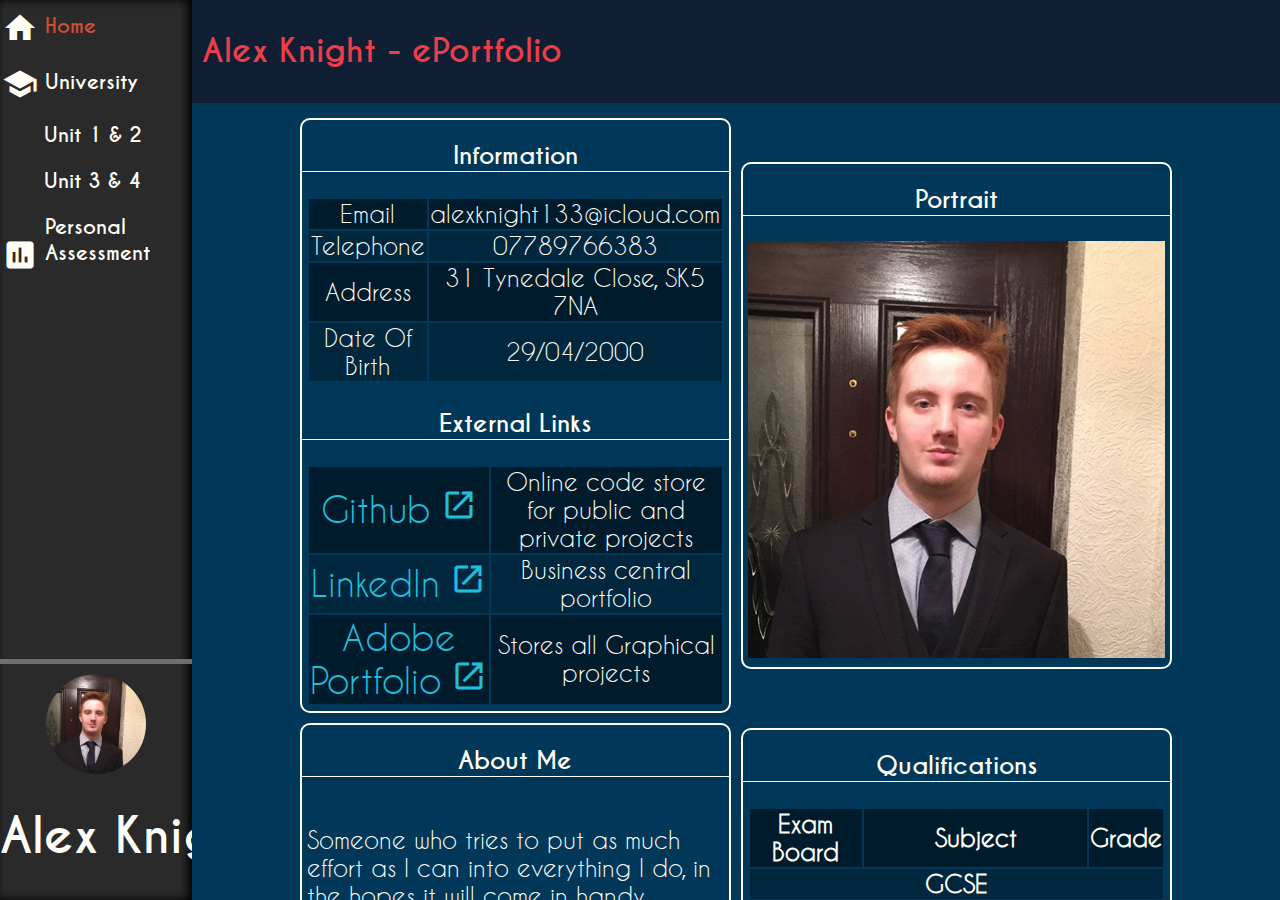
<file: index.html>
<!DOCTYPE html>
<html lang="en">

    <head>
        <meta charset="UTF-8">
        <!--
            An idea outlined and demonstrated in [1], using the following meta tag will force* the browser to set the 'width'
            to whatever 'device-width' is or the screen resolution. It will also set the zoom/'initial-scale; to 100%.

            -1- CHRIS COYIER (17/3/2018), 'Responsive Meta Tag' [online] Accessed 31/10/2018 <https://css-tricks.com/snippets/html/responsive-meta-tag/> ---
        -->
        <meta name="viewport" content="width=device-width, initial-scale=1">
        <link rel="stylesheet" type="text/css" href="css/global.css">
        <title>ePortfolio - Alex Knight</title>
    </head>

    <body>
        <nav> <!-- Navigation  -->
            <ul> <!-- Main Unordered List START-->
                <li> <!-- Home Page -->
                    <a href="#" class="nav-active" >
                        <i class="material-icons nav-icon" aria-hidden="true">home</i>
                        <span>Home</span>
                    </a>
                </li>

                <li>
                    <a href="#" class="nav-dropdown">
                        <i class="material-icons nav-icon" aria-hidden="true">school</i>
                        <span>University</span>
                    </a>
                    <ul>
                        <li class="nav-dropdown-item">
                            <a href="unit1-2.html">
                                <span>Unit 1 & 2</span>
                            </a>
                        </li>
                        <li class="nav-dropdown-item">
                            <a href="unit3-4.html">
                                <span>Unit 3 & 4</span>
                            </a>
                        </li>
                    </ul> <!-- Education Page Dropdown -->
                </li>

                <li> <!-- Personal Development -->
                    <a href="personalAssessment.html">
                        <i class="material-icons nav-icon" aria-hidden="true">assessment</i>
                        <span>Personal<br/>Assessment</span>
                    </a>
                </li>
            </ul> <!-- Main Unordered List -->

            <div class="nav-header" aria-hidden="true">
                <img src="resources/images/me.JPG" width="100" height="100" />
                <h1>Alex Knight</h1>
            </div>
        </nav>

        <div id="mainPage">
            <header>
                <h1>Alex Knight - ePortfolio</h1>
            </header>
            <main>
                <article>
                    <h2>Information</h2>
                    <section> <!-- Contains the table0 -->
                        <table>
                            <tr>
                                <td>Email</td>
                                <td>alexknight133@icloud.com</td>
                            </tr>
                            <tr>
                                <td>Telephone</td>
                                <td>07789766383</td>
                            </tr>
                            <tr>
                                <td>Address</td>
                                <td>31 Tynedale Close, SK5 7NA</td>
                            </tr>
                            <tr>
                                <td>Date Of Birth</td>
                                <td>29/04/2000</td>
                            </tr>
                        </table>
                    </section>
                    <h2>External Links</h2>
                    <section>
                        <table>
                            <tr>
                                <td><a href="https://github.com/DemiKnight" target="_blank">Github</a></td>
                                <td>Online code store for public and private projects</td>
                            </tr>
                            <tr>
                                <td><a href="https://www.linkedin.com/in/alexknight2000/" target="_blank">LinkedIn</a></td>
                                <td>Business central portfolio</td>
                            </tr>
                            <tr>
                                <td><a href="http://krypticalknight.com/projects" target="_blank">Adobe Portfolio</a></td>
                                <td>Stores all Graphical projects</td>
                            </tr>
                        </table>
                    </section>
                </article>
                <article>
                    <h2>Portrait</h2>
                    <section>
                        <picture >
                            <!-- Picture for tablets and lower -->
                            <source media="(min-width: 750px)" srcset="resources/images/min/me.JPG" >
                            <!-- Picture for desktops -->
                            <img src="resources/images/me.JPG" alt="Picture of Alex James Knight">
                        </picture>
                    </section>
                </article>
                <article>
                    <h2>About Me</h2>
                    <section>
                        <p>
                            Someone who tries to put as much effort as I can into everything I do, in the hopes it will come in handy someday.
                            I continually try and develop myself and my understanding, to become a better version of myself.
                            I enjoy playing games, breaking games and then modding to fix those games.
                        </p>
                        <p>
                            I chose Computer Science because of how much interest I have in the subject, given my academic, professional and personal projects.
                            Additionally, my keenness to want to want to develop my skills and combine multiple areas of computing together to create something new.
                        </p>
                    </section>
                </article>
                <article>
                    <h2>Qualifications</h2>
                    <section>
                        <table>
                            <tr>
                                <th>Exam Board</th>
                                <th>Subject</th>
                                <th>Grade</th>
                            </tr>
                            <tr>
                                <th colspan="3">GCSE</th>
                            </tr>
                            <tr>
                                <td>AQA</td>
                                <td>English Language</td>
                                <td>C</td>
                            </tr>
                            <tr>
                                <td>AQA</td>
                                <td>English Literature</td>
                                <td>B</td>
                            </tr>
                            <tr>
                                <td>EdExcel</td>
                                <td>Science Core</td>
                                <td>B</td>
                            </tr>
                            <tr>
                                <td>EdExcel</td>
                                <td>Additional Science</td>
                                <td>A</td>
                            </tr>
                            <tr>
                                <td>EdExcel</td>
                                <td>Further Additional Science</td>
                                <td>D</td>
                            </tr>
                            <tr>
                                <td>EdExcel</td>
                                <td>Citizenship</td>
                                <td>C</td>
                            </tr>
                            <tr>
                                <td>EdExcel</td>
                                <td>Computer Science</td>
                                <td>B</td>
                            </tr>
                            <tr>
                                <td>EdExcel</td>
                                <td>Mathematics</td>
                                <td>B</td>
                            </tr>
                            <tr>
                                <td>AQA</td>
                                <td>Music</td>
                                <td>C</td>
                            </tr>
                            <tr>
                                <th colspan="3">A-Level</th>
                            </tr>
                            <tr>
                                <td>OCR</td>
                                <td>Graphics</td>
                                <td>B</td>
                            </tr>
                            <tr>
                                <td>OCR</td>
                                <td>Media Studies</td>
                                <td>B</td>
                            </tr>
                            <tr>
                                <td>OCR</td>
                                <td>Computer Science</td>
                                <td>D</td>
                            </tr>
                        </table>
                    </section>
                </article>
            </main>
            <footer>
                <h4>Site produced by Alex Knight</h4>
                <h4>Code Available on <a href="https://github.com/DemiKnight/ePortfolio" target="_blank">Github</a></h4>
                <h4>Assignment produced for <a href="https://www2.mmu.ac.uk/" target="_blank">Manchester Metropolitan University</a></h4>
            </footer>
        </div>
    </body>
</html>
</file>
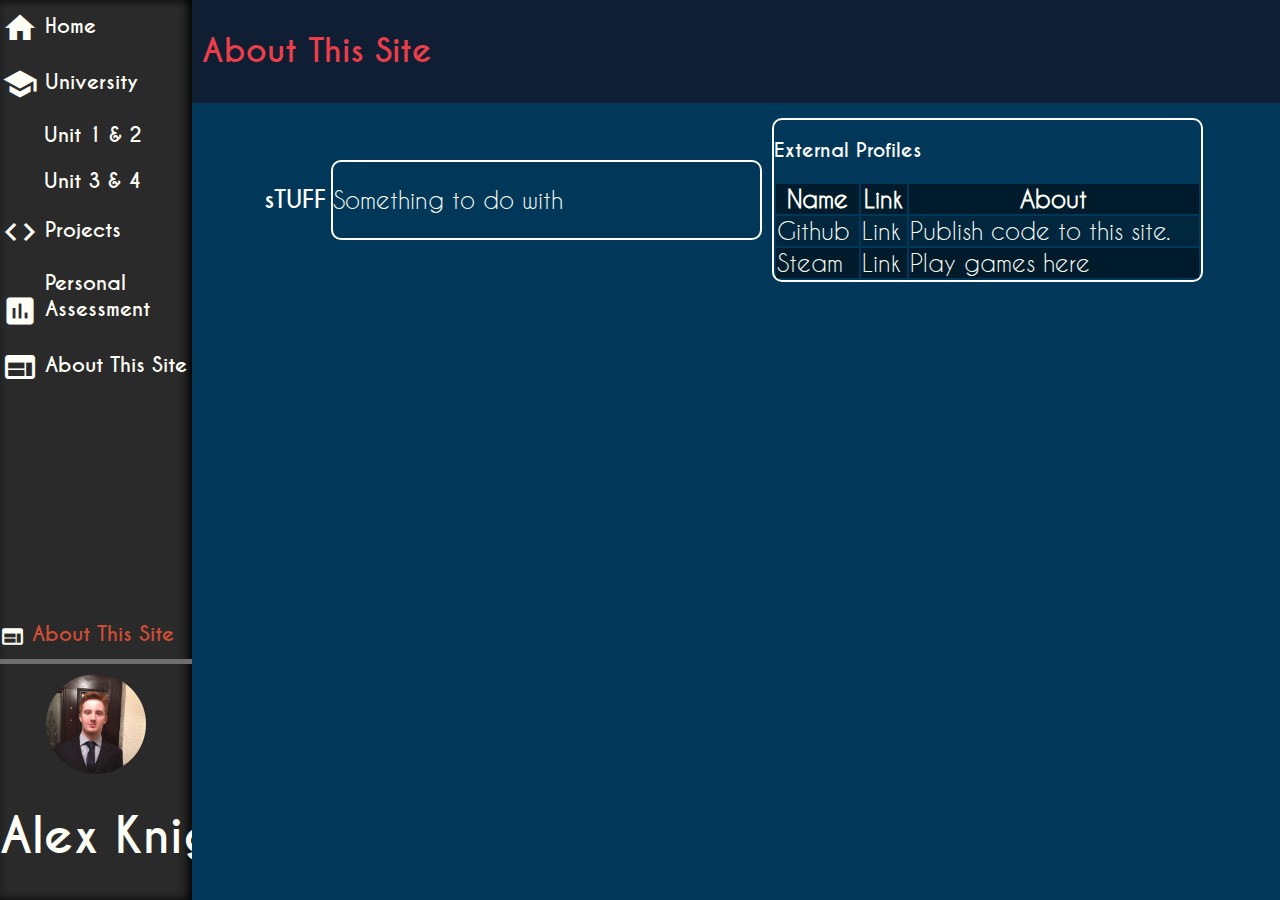
<file: about.html>
<!DOCTYPE html>
<html lang="en">
    <head>
        <meta charset="UTF-8">
        <link rel="stylesheet" type="text/css" href="css/global.css">
        <title>About this site</title>
    </head>
    <body>
        <nav> <!-- Navigation  -->
            <ul> <!-- Main Unordered List START-->
                <li> <!-- Home Page -->
                    <a href="index.html">
                        <i class="material-icons nav-icon">home</i>
                        <span>Home</span>
                    </a>
                </li>

            <li> <!-- Education Page -->
                <a href="#" class="nav-dropdown">
                    <i class="material-icons nav-icon">school</i>
                    <span>University</span>
                    <!--<i class="material-icons">keyboard_arrow_down</i>-->
                </a>
                <ul> <!-- Education Page Dropdown Start -->
                    <li class="nav-dropdown-item">
                        <a href="unit1-2.html">
                            <!--<i class="material-icons">play_arrow</i>-->
                            <span>Unit 1 & 2</span>
                        </a>
                    </li>
                    <li class="nav-dropdown-item">
                        <a href="unit3-4.html">
                            <!--<i class="material-icons">play_arrow</i>-->
                            <span>Unit 3 & 4</span>
                        </a>
                    </li>
                </ul> <!-- Education Page Dropdown -->
            </li>

            <li> <!-- Projects Page -->
                <a href="projects.html" class="nav-dropdown">
                    <i class="material-icons nav-icon">code</i>
                    <span>Projects</span>
                </a>
            </li>

            <li> <!-- Personal Development -->
                <a href="personalAssessment.html">
                    <i class="material-icons nav-icon">assessment</i>
                    <span>Personal<br/>Assessment</span>
                </a>
            </li>

            <li> <!-- About This Site Page -->
                <a href="about.html">
                    <i class="material-icons nav-icon">web</i>
                    <span>About This Site</span>
                </a>
            </li>
        </ul> <!-- Main Unordered List -->

                <li> <!-- About This Site Page -->
                    <a href="about.html" class="nav-active">
                        <i class="material-icons nav-icon">web</i>
                        <span>About This Site</span>
                    </a>
                </li>
            </ul> <!-- Main Unordered List -->
            <div class="nav-header">
                <img src="resources/images/me.JPG" width="100" height="100" />
                <h1>Alex Knight</h1>
            </div>
        </nav>
        <div id="mainPage">
            <header>
                <h1>About This Site</h1>
            </header>
            <main>
                <h2>sTUFF</h2>
                <article>
                    <p>Something to do with </p>
                </article>
                <article>
                    <h3>External Profiles</h3>
                    <table style="width: 100%;">
                        <tr>
                            <th>Name</th>
                            <th>Link</th>
                            <th>About</th>
                        </tr>
                        <tr>
                            <td>Github</td>
                            <td>Link</td>
                            <td>Publish code to this site.</td>
                        </tr>
                        <tr>
                            <td>Steam</td>
                            <td>Link</td>
                            <td>Play games here</td>
                        </tr>
                    </table>
                </article>
            </main>
        </div>
    </body>
</html>
</file>
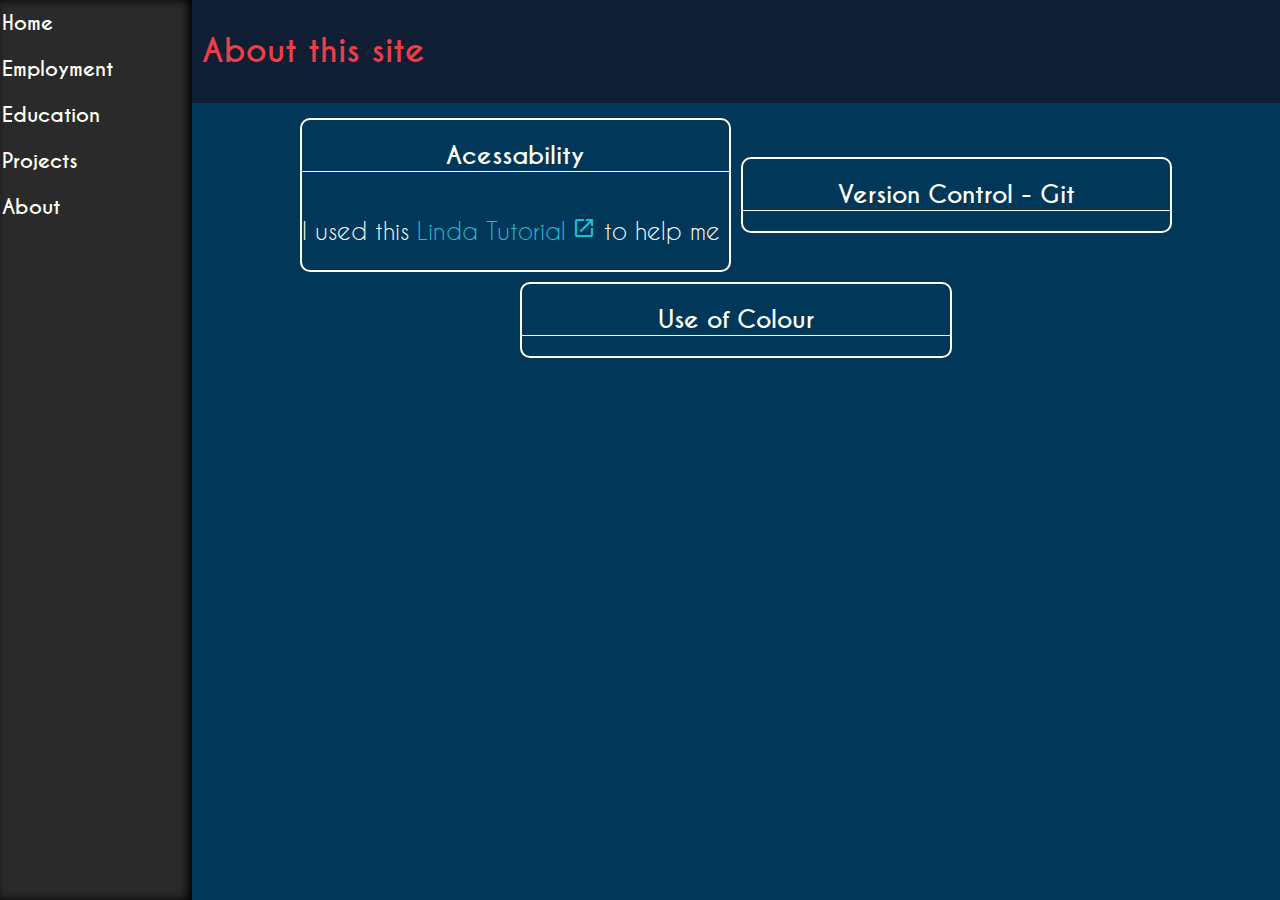
<file: aboutSite.html>
<!DOCTYPE html>
<html lang="en">
    <head>
        <meta charset="UTF-8">
        <link rel="stylesheet" type="text/css" href="css/global.css">
        <title>About this site</title>
    </head>
    <body>
        <nav>
            <ul>
                <li><a href="index.html">Home</a></li>
                <li><a href="employment.html">Employment</a></li>
                <li><a href="education.html">Education</a></li>
                <li><a href="projects.html">Projects</a></li>
                <li><a href="contact.html">About</a></li>
            </ul>
        </nav>
        <div id="mainPage">
            <header>
                <h1>About this site</h1>
            </header>
            <main>
                <article>
                    <h2>Acessability</h2>
                    <p>
                        I used this <a href="https://www.lynda.com/Web-Design-tutorials/What-you-should-know/606090/698847-4.html?org=mmu.ac.uk" target="_blank">Linda Tutorial</a>
                        to help me
                    </p>
                </article>
                <article>
                    <h2>Version Control - Git</h2>
                </article>
                <article>
                    <h2>Use of Colour</h2>
                </article>
            </main>
        </div>
    </body>
</html>
</file>
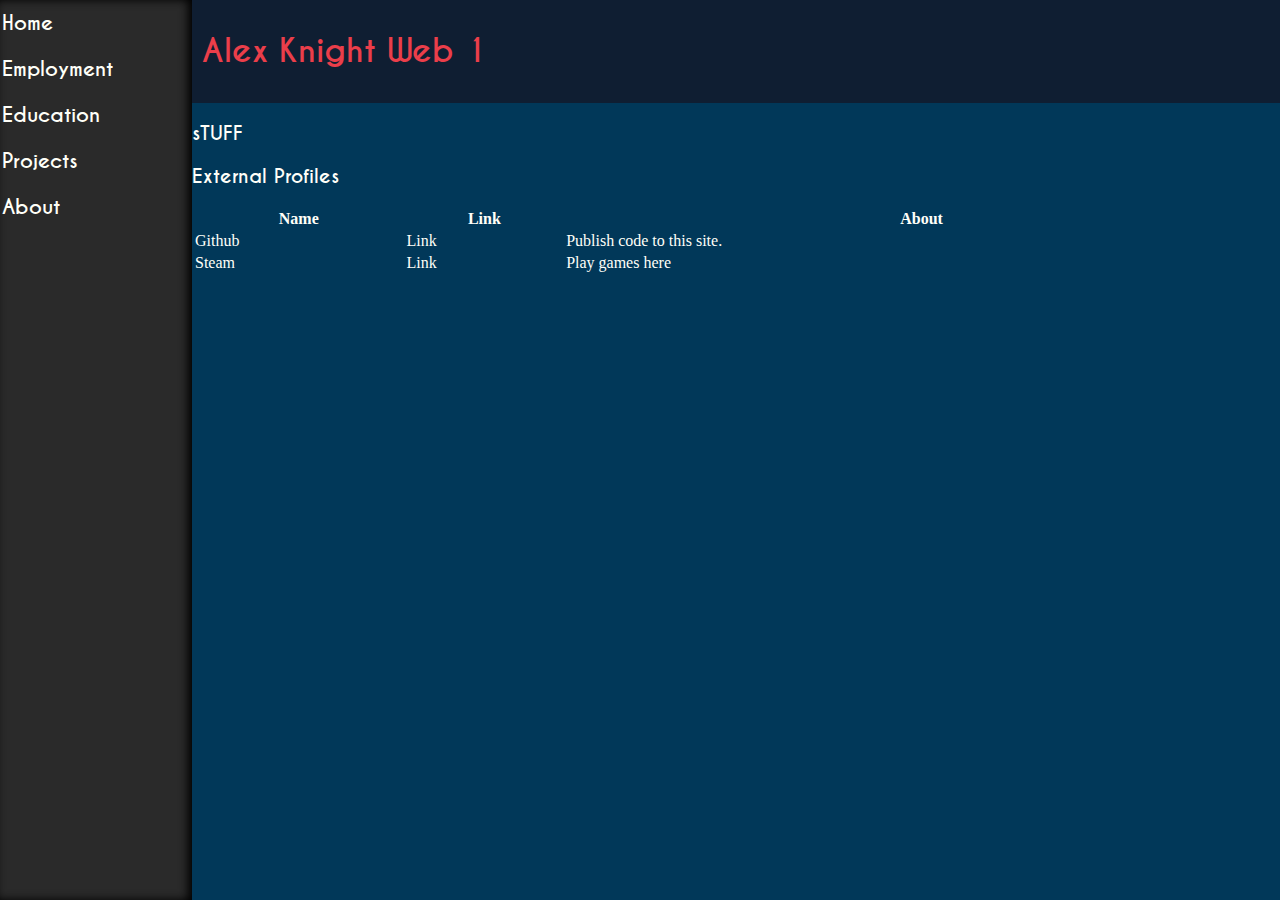
<file: contact.html>
<!DOCTYPE html>
<html lang="en">
    <head>
        <meta charset="UTF-8">
        <link rel="stylesheet" type="text/css" href="css/global.css">
        <title>Contact</title>
    </head>
    <body>
        <nav>
            <ul>
                <li><a href="index.html">Home</a></li>
                <li><a href="employment.html">Employment</a></li>
                <li><a href="education.html">Education</a></li>
                <li><a href="projects.html">Projects</a></li>
                <li><a href="contact.html">About</a></li>
            </ul>
        </nav>
        <div id="mainPage">
            <header>
                <h1>Alex Knight Web 1</h1>
            </header>
            <article>
                <section>
                    <h3>sTUFF</h3>
                </section>
                <section>
                    <h3>External Profiles</h3>
                    <table style="width: 100%;">
                        <tr>
                            <th>Name</th>
                            <th>Link</th>
                            <th>About</th>
                        </tr>
                        <tr>
                            <td>Github</td>
                            <td>Link</td>
                            <td>Publish code to this site.</td>
                        </tr>
                        <tr>
                            <td>Steam</td>
                            <td>Link</td>
                            <td>Play games here</td>
                        </tr>
                    </table>
                </section>
            </article>
        </div>
    </body>
</html>
</file>
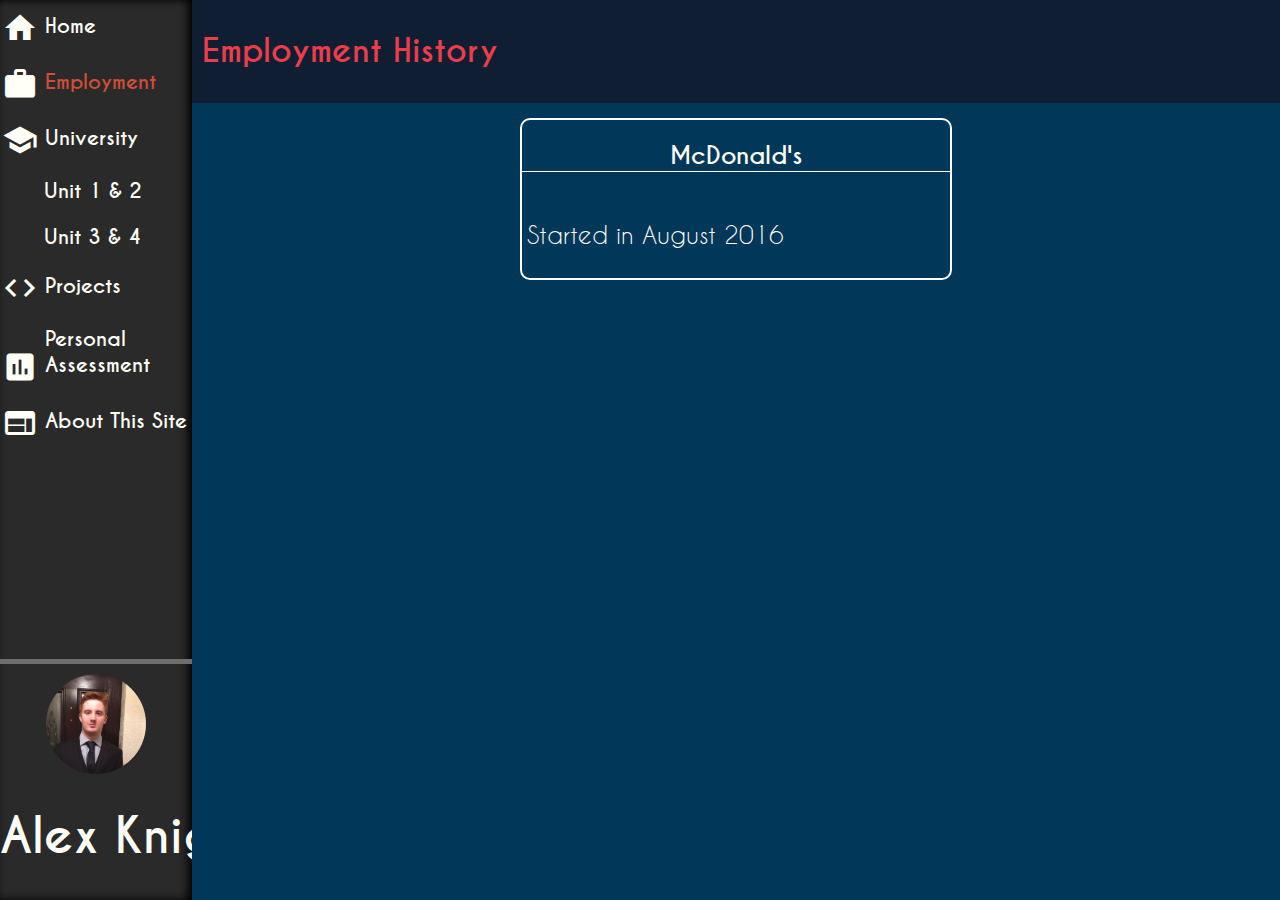
<file: employment.html>
<!DOCTYPE html>
<html lang="en">
    <head>
        <meta charset="UTF-8">
        <link type="text/css" rel="stylesheet" href="css/global.css">
        <title>Employment</title>
    </head>
    <body>
        <nav> <!-- Navigation  -->
            <ul> <!-- Main Unordered List START-->
                <li> <!-- Home Page -->
                    <a href="index.html">
                        <i class="material-icons nav-icon">home</i>
                        <span>Home</span>
                    </a>
                </li>

                <li> <!-- Employment Page-->
                    <a href="employment.html" class="nav-active">
                        <i class="material-icons nav-icon">work</i>
                        <span>Employment</span>
                    </a>
                </li>

                <li> <!-- Education Page -->
                    <a href="#" class="nav-dropdown">
                        <i class="material-icons nav-icon">school</i>
                        <span>University</span>
                        <!--<i class="material-icons">keyboard_arrow_down</i>-->
                    </a>
                    <ul> <!-- Education Page Dropdown Start -->
                        <li class="nav-dropdown-item">
                            <a href="unit1-2.html">
                                <span>Unit 1 & 2</span>
                            </a>
                        </li>
                        <li class="nav-dropdown-item">
                            <a href="unit3-4.html">
                                <span>Unit 3 & 4</span>
                            </a>
                        </li>
                    </ul> <!-- Education Page Dropdown -->
                </li>

                <li> <!-- Projects Page -->
                    <a href="projects.html" class="nav-dropdown">
                        <i class="material-icons nav-icon">code</i>
                        <span>Projects</span>
                    </a>
                </li>

                <li> <!-- Personal Development -->
                    <a href="personalAssessment.html">
                        <i class="material-icons nav-icon">assessment</i>
                        <span>Personal<br/>Assessment</span>
                    </a>
                </li>

                <li> <!-- About This Site Page -->
                    <a href="about.html">
                        <i class="material-icons nav-icon">web</i>
                        <span>About This Site</span>
                    </a>
                </li>
            </ul> <!-- Main Unordered List -->
            <div class="nav-header">
                <img src="resources/images/me.JPG" width="100" height="100" />
                <h1>Alex Knight</h1>
            </div>
        </nav>

        <div id="mainPage">
            <header>
                <h1>Employment History</h1>
            </header>
            <main>
                <article>
                    <h2>McDonald's</h2>
                    <section>
                        <p>Started in August 2016</p>
                    </section>
                </article>
            </main>
        </div>
    </body>
</html>
</file>
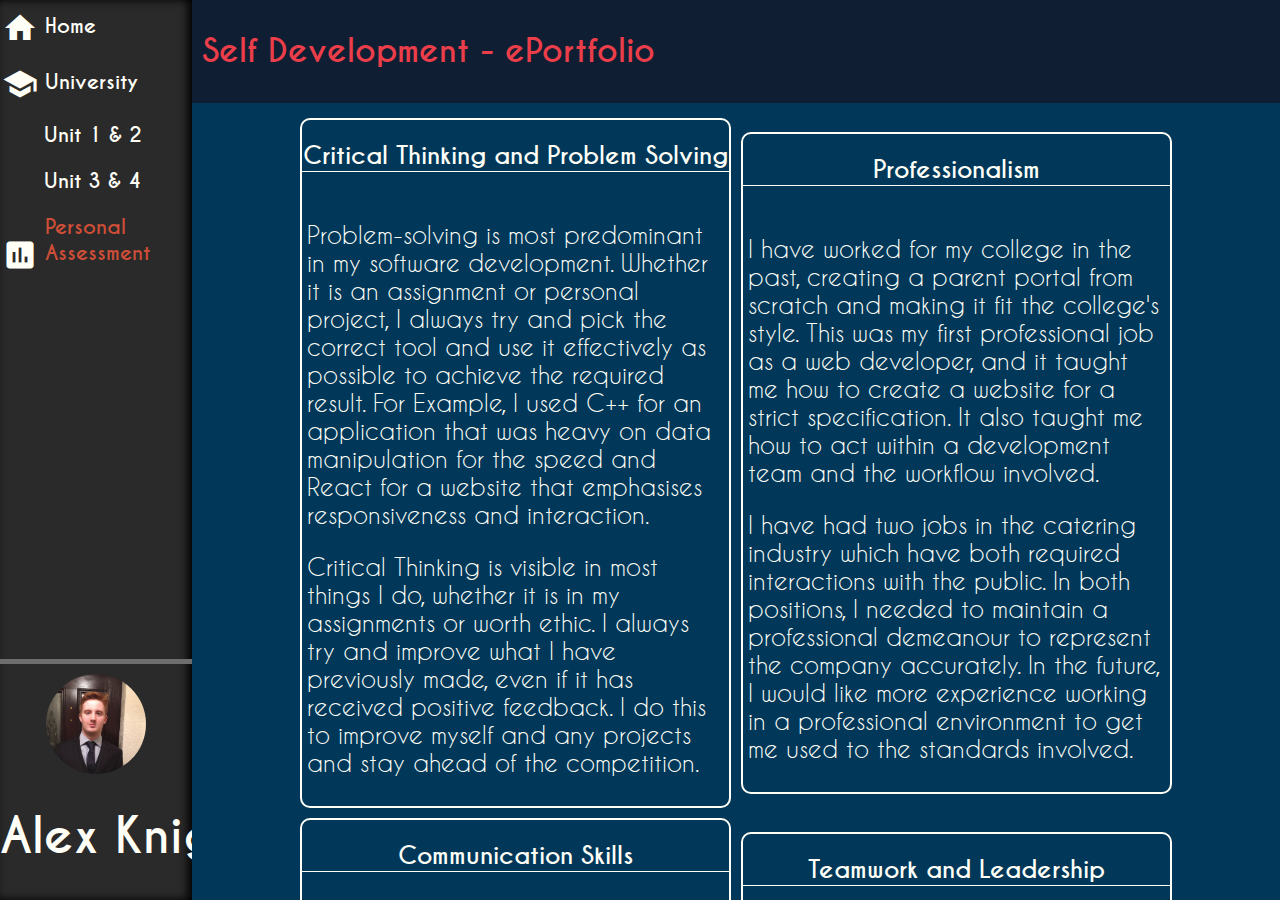
<file: personalAssessment.html>
<!DOCTYPE html>
<html lang="en">
    <head>
        <meta charset="UTF-8">
        <link rel="stylesheet" type="text/css" href="css/global.css">
        <title>Personal Assessment - Alex Knight</title>
    </head>
    <body>
        <nav> <!-- Navigation  -->
            <ul> <!-- Main Unordered List START-->
                <li> <!-- Home Page -->
                    <a href="index.html">
                        <i class="material-icons nav-icon" aria-hidden="true">home</i>
                        <span>Home</span>
                    </a>
                </li>

                <li> <!-- Education Page -->
                    <a href="#" class="nav-dropdown">
                        <i class="material-icons nav-icon" aria-hidden="true">school</i>
                        <span>University</span>
                    </a>
                    <ul> <!-- Education Page Dropdown Start -->

                        <li class="nav-dropdown-item">
                            <a href="unit1-2.html">
                                <span>Unit 1 & 2</span>
                            </a>
                        </li>

                        <li class="nav-dropdown-item">
                            <a href="unit3-4.html">
                                <span>Unit 3 & 4</span>
                            </a>
                        </li>

                    </ul> <!-- Education Page Dropdown -->
                </li>

                <li> <!-- Personal Development -->
                    <a href="personalAssessment.html" class="nav-active">
                        <i class="material-icons nav-icon" aria-hidden="true">assessment</i>
                        <span>Personal<br/>Assessment</span>
                    </a>
                </li>

            </ul> <!-- Main Unordered List -->
            <div class="nav-header" aria-hidden="true">
                <img src="resources/images/me.JPG" width="100" height="100" />
                <h1>Alex Knight</h1>
            </div>
        </nav>

        <div id="mainPage">
            <header>
                <h1>Self Development - ePortfolio</h1>
            </header>
            <main>
                <article>
                    <h2>Critical Thinking and Problem Solving</h2>
                    <section>
                        <p>
                            Problem-solving is most predominant in my software development.
                            Whether it is an assignment or personal project, I always try and pick the correct tool and use it effectively as possible to achieve the required result.
                            For Example, I used C++ for an application that was heavy on data manipulation for the speed and React for a website that emphasises responsiveness and interaction.
                        </p>
                        <p>
                            Critical Thinking is visible in most things I do, whether it is in my assignments or worth ethic.
                            I always try and improve what I have previously made, even if it has received positive feedback.
                            I do this to improve myself and any projects and stay ahead of the competition.
                        </p>
                    </section>
                </article>
                <article>
                    <h2>Professionalism</h2>
                    <section>
                        <p>
                            I have worked for my college in the past, creating a parent portal from scratch and making it fit the college's style.
                            This was my first professional job as a web developer, and it taught me how to create a website for a strict specification.
                            It also taught me how to act within a development team and the workflow involved.
                        </p>
                        <p>
                            I have had two jobs in the catering industry which have both required interactions with the public.
                            In both positions, I needed to maintain a professional demeanour to represent the company accurately.
                            In the future, I would like more experience working in a professional environment to get me used to the standards involved.
                        </p>
                    </section>
                </article>
                <article>
                    <h2>Communication Skills</h2>
                    <section>
                        <p>
                            I have been employed in the catering industry twice, Costa and McDonald's, both of which has required me to communicate effectively and professionally to customers and colleagues.
                            Without this communication, I would not be able to function on a given station and fall behind.
                        </p>
                        <p>
                            I have also been employed as a software developer, which required me to convey my intentions/decisions for a task to the rest of the team to make sure it meets the required specification.
                            I did this effectively enough for all my code to be used in the full deployment of the website.
                        </p>
                    </section>
                </article>
                <article>
                    <h2>Teamwork and Leadership</h2>
                    <section>
                        <p>
                            I have been involved with multiple hackathons and often lead my team, not always to victory but to a finished, usable product.
                            I have had 2 jobs (McDonald's and Costa), both of which can be quite intense at times.
                            Both positions require me to work as a team to provide excellent service to customers and keep a calm environment.
                        </p>
                        <p>
                            I sometimes do lack the confidence to speak up about a matter regarding my commitment.
                            For example, a project that would require me to dedicate time to it.
                            I will try and speak up for myself in the future.
                        </p>
                    </section>
                </article>
                <article>
                    <h2>Learning and Research Skills</h2>
                    <section>
                        <p>
                            In the sense of researching in the hopes of finding something or an understanding that is entirely new is alien to me.
                            However, researching a topic and finding any useful resources or techniques is something I have done quite a lot of in the past; particularly when starting a new project.
                            I would often try to complete a task in an unnecessarily complicated fashion, in the hopes of picking up a new skill.
                        </p>
                        <p>
                            For example, using C++ & Electron (Node.JS) for my coursework when most used VB.
                            Or using React + Redux to build a website instead of something like Wordpress which would have been easier.
                        </p>
                        <p>
                            To improve I will try and gather more information on a process before attempting to use it within an app, to evaluate whether it is useful in the first place.
                        </p>
                    </section>
                </article>
            </main>
            <footer>
                <h4>Site produced by Alex Knight</h4>
                <h4>Code Available on <a href="https://github.com/DemiKnight/ePortfolio">Github</a></h4>
                <h4>Assignment produced for <a href="https://www2.mmu.ac.uk/">Manchester Metropolitan University</a></h4>
            </footer>
        </div>
    </body>

</html>
</file>
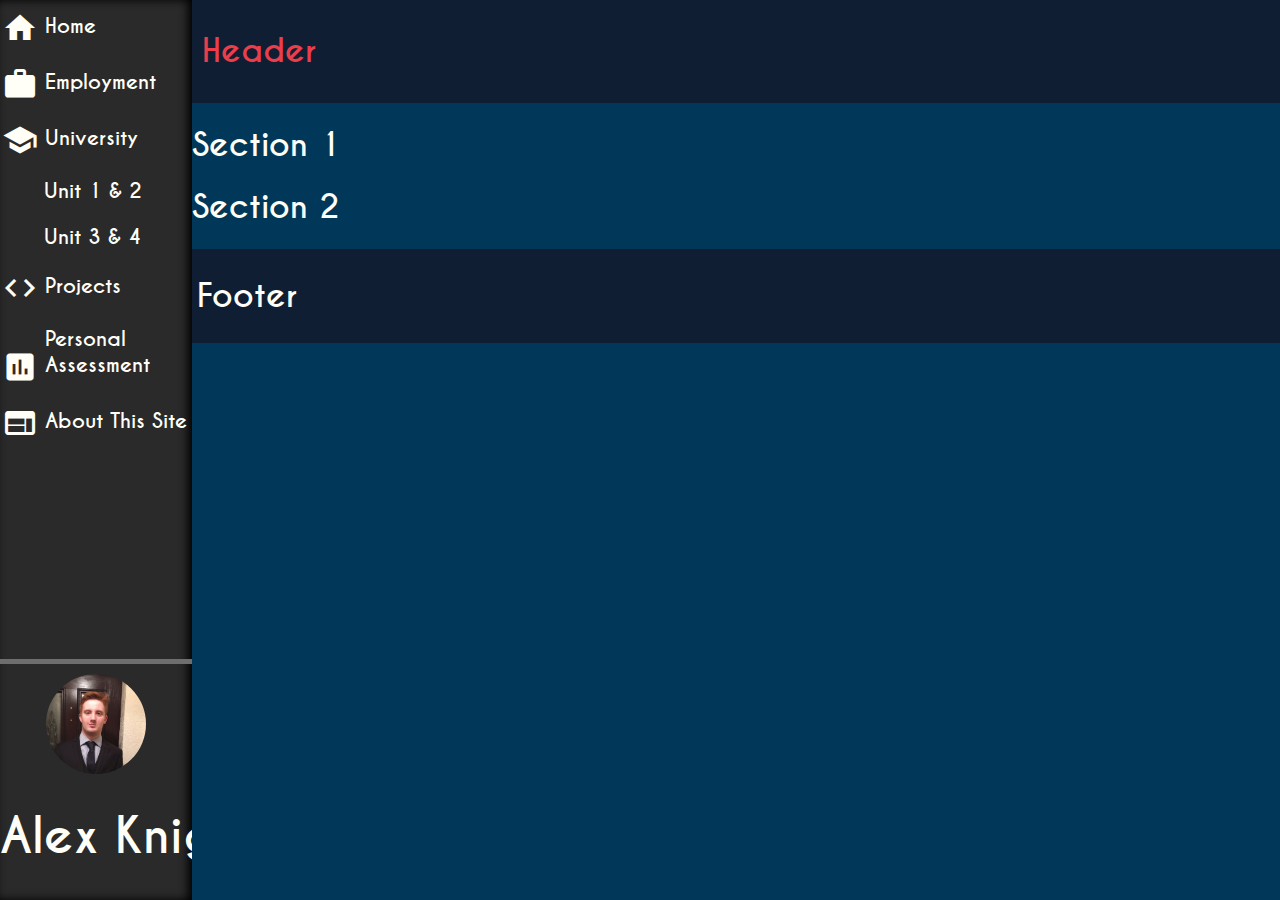
<file: projects.html>
<!DOCTYPE html>
<html lang="en">
    <head>
        <meta charset="UTF-8">
        <link rel="stylesheet" type="text/css" href="css/global.css">
        <title>Projects</title>
    </head>
    <body>
        <nav> <!-- Navigation  -->
            <ul> <!-- Main Unordered List START-->
                <li> <!-- Home Page -->
                    <a href="index.html">
                        <i class="material-icons nav-icon">home</i>
                        <span>Home</span>
                    </a>
                </li>

                <li> <!-- Employment Page-->
                    <a href="employment.html">
                        <i class="material-icons nav-icon">work</i>
                        <span>Employment</span>
                    </a>
                </li>

                <li> <!-- Education Page -->
                    <a href="#" class="nav-dropdown">
                        <i class="material-icons nav-icon">school</i>
                        <span>University</span>
                        <!--<i class="material-icons">keyboard_arrow_down</i>-->
                    </a>
                    <ul> <!-- Education Page Dropdown Start -->
                        <li class="nav-dropdown-item">
                            <a href="unit1-2.html">
                                <span>Unit 1 & 2</span>
                            </a>
                        </li>
                        <li class="nav-dropdown-item">
                            <a href="unit3-4.html">
                                <span>Unit 3 & 4</span>
                            </a>
                        </li>
                    </ul> <!-- Education Page Dropdown -->
                </li>

                <li> <!-- Projects Page -->
                    <a href="projects.html" class="nav-dropdown">
                        <i class="material-icons nav-icon">code</i>
                        <span>Projects</span>
                    </a>
                </li>

                <li> <!-- Personal Development -->
                    <a href="personalAssessment.html">
                        <i class="material-icons nav-icon">assessment</i>
                        <span>Personal<br/>Assessment</span>
                    </a>
                </li>

                <li> <!-- About This Site Page -->
                    <a href="about.html">
                        <i class="material-icons nav-icon">web</i>
                        <span>About This Site</span>
                    </a>
                </li>
            </ul> <!-- Main Unordered List -->
            <div class="nav-header">
                <img src="resources/images/me.JPG" width="100" height="100" />
                <h1>Alex Knight</h1>
            </div>
        </nav>

        <div id="mainPage">
            <header>
                <h1>Header</h1>
            </header>
            <article>
                <section>
                    <h1>Section 1</h1>
                </section>
                <section>
                    <h1>Section 2</h1>
                </section>
            </article>
            <footer>
                <h1>Footer</h1>
            </footer>
        </div>
    </body>
</html>
</file>
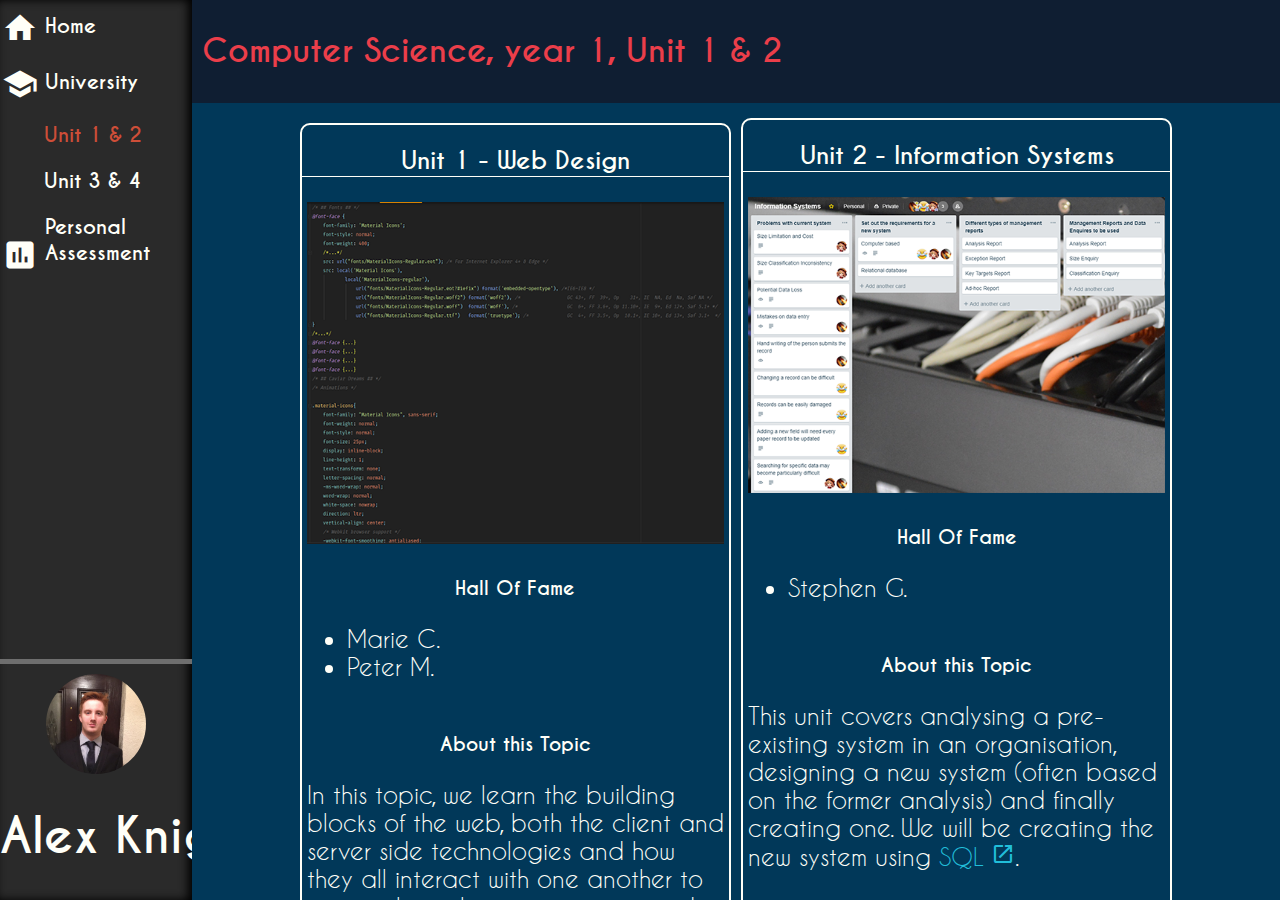
<file: unit1-2.html>
<!DOCTYPE html>
<html lang="en">
<head>
    <meta charset="UTF-8">
    <link rel="stylesheet" type="text/css" href="css/global.css" />
    <title>Unit 1 & 2 - Alex Knight Portfolio</title>
</head>
    <body>
        <nav> <!-- Navigation  -->
            <ul> <!-- Main Unordered List START-->
                <li> <!-- Home Page -->
                    <a href="index.html">
                        <i class="material-icons nav-icon">home</i>
                        <span>Home</span>
                    </a>
                </li>

                <li> <!-- Education Page -->
                    <a href="#" class="nav-dropdown">
                        <i class="material-icons nav-icon" aria-hidden="true">school</i>
                        <span>University</span>
                    </a>
                    <ul> <!-- Education Page Dropdown Start -->
                        <li class="nav-dropdown-item">
                            <a href="unit1-2.html" class="nav-active">
                                <span>Unit 1 & 2</span>
                            </a>
                        </li>
                        <li class="nav-dropdown-item">
                            <a href="unit3-4.html">
                                <span>Unit 3 & 4</span>
                            </a>
                        </li>
                    </ul> <!-- Education Page Dropdown -->
                </li>

                <li> <!-- Personal Development -->
                    <a href="personalAssessment.html">
                        <i class="material-icons nav-icon" aria-hidden="true">assessment</i>
                        <span>Personal<br/>Assessment</span>
                    </a>
                </li>
            </ul> <!-- Main Unordered List -->
            <div class="nav-header" aria-hidden="true">
                <img src="resources/images/me.JPG" width="100" height="100" />
                <h1>Alex Knight</h1>
            </div>
        </nav>
        <div id="mainPage">
            <header>
                <h1>Computer Science, year 1, Unit 1 & 2</h1>
            </header>
            <main>
                <article>
                    <h2>Unit 1 - Web Design</h2>
                    <section>
                        <picture>
                            <!-- Picture for tablets and lower -->
                            <source media="(min-width: 750px)" srcset="resources/images/min/web2.png">
                            <img src="resources/images/web2.png" alt="Screenshot of CSS code"/>
                        </picture>
                    </section>
                    <section>
                        <h3>Hall Of Fame</h3>
                        <ul>
                            <li>Marie C.</li>
                            <li>Peter M.</li>
                        </ul>
                    </section>
                    <section>
                        <h3>About this Topic</h3>
                        <p>
                            In this topic, we learn the building blocks of the web, both the client and server side technologies and how they all interact with one another to create the websites we use every day.
                            The technologies we will learn include: HTML, CSS, JavaScript and PHP.
                        </p>
                    </section>
                    <section>
                        <h3>My Learning</h3>
                        <p>
                            Having already learn and used HTML/CSS/JS prior to university, and used it with personal projects and the work place.
                            It has been refreshing to use web languages without any frameworks/libraries.
                        </p>
                        <p>
                            Previously, I would have used tools such as
                            <a href="https://getbootstrap.com/" target="_blank">Bootstrap</a>,
                            <a href="https://reactjs.org/" target="_blank">ReactJS</a>,
                            <a href="https://redux.js.org/" target="_blank">Redux</a> and
                            <a href="https://webpack.js.org/" target="_blank">Webpack</a> to aid in developing and publishing the webpage.
                        </p>
                        <p>
                            In the future, I look forward to working with Javascript; as this is the main language I would in conjunction with a library/framework.
                            By using no additional frameworks, I hope to make my normal Javascript in other projects more efficient.
                        </p>
                    </section>
                </article>
                <article>
                    <h2>Unit 2 - Information Systems</h2>
                    <section>
                        <picture>
                            <source media="(min-width: 750px)" srcset="resources/images/min/is-trello.PNG" >
                            <img src="resources/images/is-trello.PNG" alt="Screenshot of Trello planning tool"/>
                        </picture>
                    </section>
                    <section>
                        <h3>Hall Of Fame</h3>
                        <ul>
                            <li>Stephen G.</li>
                        </ul>
                    </section>
                    <section>
                        <h3>About this Topic</h3>
                        <p>
                            This unit covers analysing a pre-existing system in an organisation, designing a new system (often based on the former analysis) and finally creating one.
                            We will be creating the new system using <a href="https://www.oracle.com/database/technologies/appdev/sql-developer.html" target="_blank">SQL</a>.
                        </p>
                        <p>
                            As well as improving our system analysis, designing and creation skills.
                            We will also be improving our written and presentation skills, as they are both incorporated into the project.
                        </p>
                    </section>
                    <section>
                        <h3>My Learning</h3>
                        <p>
                            In this unit so far, we have learnt about Software Development Lifecycles and how they can make or break software, also the various pro’s and con’s of popular methodologies.
                            Learning about various management techniques and how strategies are created, has helped me understand how to properly analyse a pre-existing system.
                        </p>
                        <p>
                            All of this is completely new to me and has been fascinating to learn about. Not only for my degree but also for possibility of starting up my own business.
                            Since the beginning of the unit, I forced my group to use a online planning tool called <a href="https://trello.com" target="_blank">Trello</a> to organise all our work
                        </p>
                    </section>
                </article>
            </main>
            <footer>
                <h4>Site produced by Alex Knight</h4>
                <h4>Code Available on <a href="https://github.com/DemiKnight/ePortfolio">Github</a></h4>
                <h4>Assignment produced for <a href="https://www2.mmu.ac.uk/">Manchester Metropolitan University</a></h4>
            </footer>
        </div>
    </body>
</html>
</file>
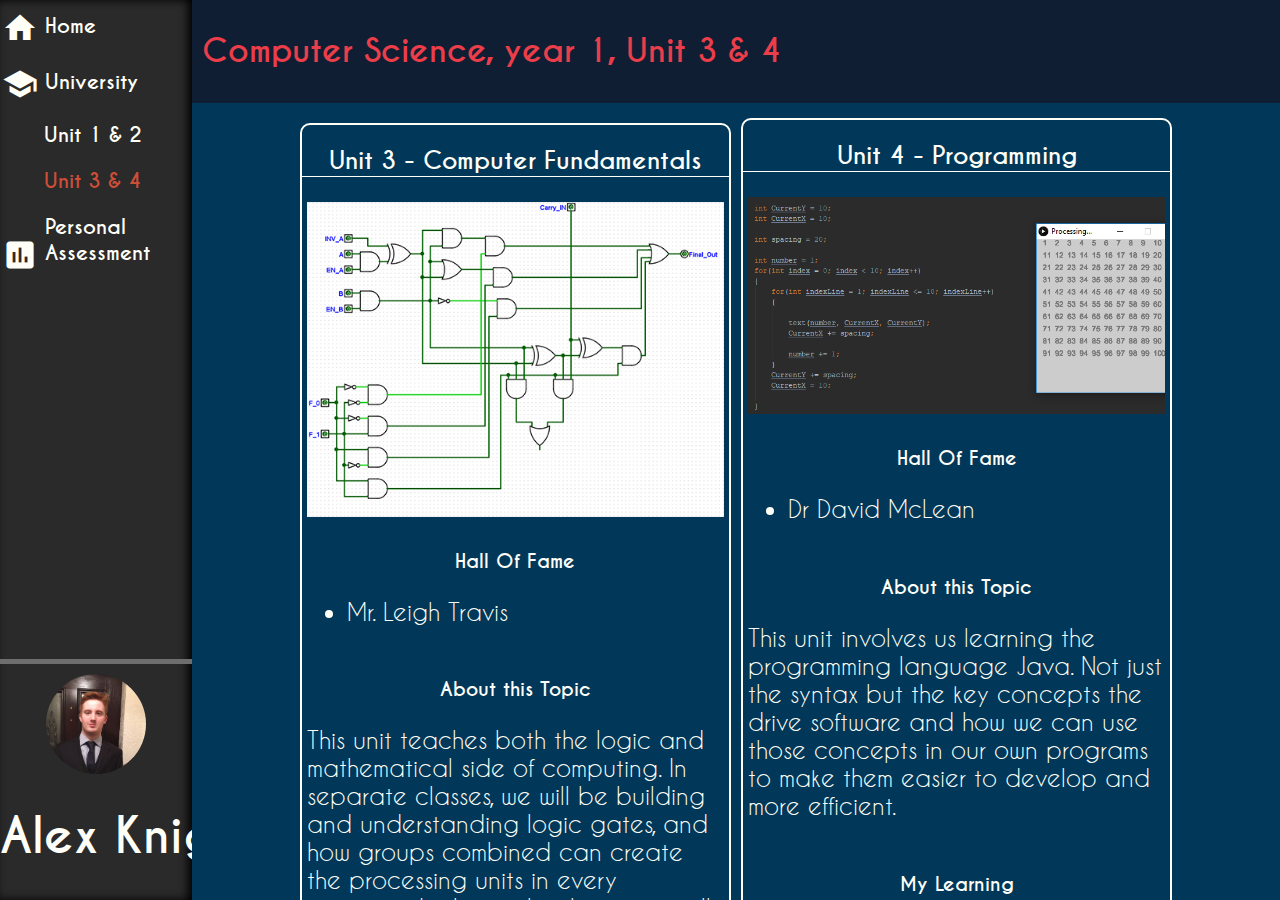
<file: unit3-4.html>
<!DOCTYPE html>
<html lang="en">
    <head>
        <meta charset="UTF-8">
        <link rel="stylesheet" type="text/css" href="css/global.css" />
        <title>Unit 3 & 4 - Alex Knight Portfolio</title>

    </head>
        <nav> <!-- Navigation  -->
            <ul> <!-- Main Unordered List START-->
                <li> <!-- Home Page -->
                    <a href="index.html">
                        <i class="material-icons nav-icon" aria-hidden="true">home</i>
                        <span>Home</span>
                    </a>
                </li>

                <li> <!-- Education Page -->
                    <a href="#" class="nav-dropdown">
                        <i class="material-icons nav-icon" aria-hidden="true">school</i>
                        <span>University</span>
                    </a>
                    <ul> <!-- Education Page Dropdown Start -->
                        <li class="nav-dropdown-item">
                            <a href="unit1-2.html">
                                <span>Unit 1 & 2</span>
                            </a>
                        </li>
                        <li class="nav-dropdown-item">
                            <a href="unit3-4.html" class="nav-active">
                                <span>Unit 3 & 4</span>
                            </a>
                        </li>
                    </ul> <!-- Education Page Dropdown -->
                </li>
                <li> <!-- Personal Development -->
                    <a href="personalAssessment.html">
                        <i class="material-icons nav-icon" aria-hidden="true">assessment</i>
                        <span>Personal<br/>Assessment</span>
                    </a>
                </li>
            </ul> <!-- Main Unordered List -->
            <div class="nav-header" aria-hidden="true">
                <img src="resources/images/me.JPG" width="100" height="100" />
                <h1>Alex Knight</h1>
            </div>
        </nav>
        <div id="mainPage">
        <header>
            <h1>Computer Science, year 1, Unit 3 & 4</h1>
        </header>
        <main>
            <article>
                <h2>Unit 3 - Computer Fundamentals</h2>
                <section>
                    <picture>
                        <source media="(min-width: 750px)" srcset="resources/images/min/CS-Circut.PNG" >
                        <img src="resources/images/CS-Circut.PNG" alt="Drawing of 1 bit ALU"/>
                    </picture>
                </section>
                <section>
                    <h3>Hall Of Fame</h3>
                    <ul>
                        <li>Mr. Leigh Travis</li>
                    </ul>
                </section>
                <section>
                    <h3>About this Topic</h3>
                    <p>
                        This unit teaches both the logic and mathematical side of computing.
                        In separate classes, we will be building and understanding logic gates, and how groups combined can create the processing units in every computer.
                        In the maths classes, we will be taunt various techniques that directly apply to various situations in programming.
                    </p>
                </section>
                <section>
                    <h3>My Learning</h3>
                    <p>
                        We have learnt about basic logic gates (such as AND, OR, NOT, XOR, NAND,NOR, XNAND) and how they can go onto form complex circuits (such as an Adder, Decoder and even a 1 bit logic/arithmetic unit).
                        We have used Truth Tables and a program called <a href="http://www.cburch.com/logisim/">LogiSim</a> (though I have found it’s successor called <a href="https://github.com/reds-heig/logisim-evolution">Logisim Evolution</a>).
                    </p>
                    <p>
                        In the maths side of things, we have been learning Sets, which is another work for Arrays in my mind.
                        We have learnt how to use them in Venn diagram, and how to calculate total’s about a certain population in these sets.
                        Next we will be moving onto matrices.
                    </p>
                </section>
            </article>
            <article>
                <h2>Unit 4 - Programming</h2>
                <section>
                    <picture>
                        <img src="resources/images/Programming-processing.PNG" alt="Java code, using the Processing graphical library"/>
                    </picture>
                </section>
                <section>
                    <h3>Hall Of Fame</h3>
                    <ul>
                        <li>Dr David McLean</li>
                    </ul>
                </section>
                <section>
                    <h3>About this Topic</h3>
                    <p>
                        This unit involves us learning the programming language Java.
                        Not just the syntax but the key concepts the drive software and how we can use those concepts in our own programs to make them easier to develop and more efficient.
                    </p>
                </section>
                <section>
                    <h3>My Learning</h3>
                    <p>
                        I have already work with Java in the past, as well as C++, which has given me a pretty good knowledge of the language and its uses.
                        I have also taught Java through the use of Minecraft Mods to kids under 16, which given me a good understanding of OOP and other concepts.
                        Because of this, I have yet to learn anything new but have enjoyed being refreshed on topics we have covered in lectures.
                    </p>
                    <p>
                        Thus far have learnt the fundamentals of the Processing framework, and it has been very interesting to think about how these basic principles/statements could be used to build more complex graphics.
                        I have already began learning as much as I can on the Processing reference.
                        And building a basic application which has a logic side and Processing side, both of which talk to each other and could produce game-like graphics.
                    </p>
                </section>
            </article>
        </main>
        <footer>
            <h4>Site produced by Alex Knight</h4>
            <h4>Code Available on <a href="https://github.com/DemiKnight/ePortfolio">Github</a></h4>
            <h4>Assignment produced for <a href="https://www2.mmu.ac.uk/">Manchester Metropolitan University</a></h4>
        </footer>
    </div>
    </body>
</html>
</file>
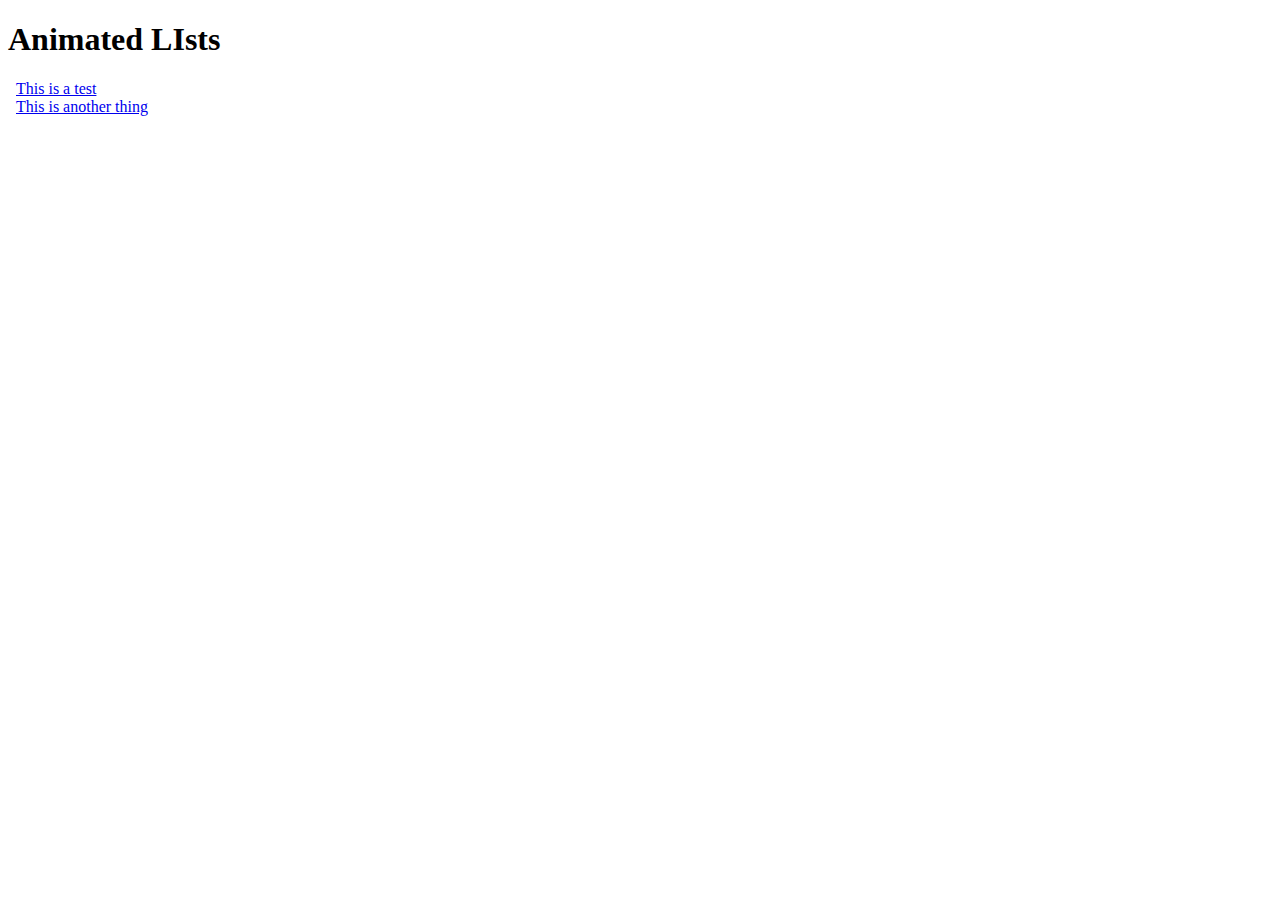
<file: scraps/animatedArrows.html>
<!DOCTYPE html>
<html lang="en">
    <head>
        <meta charset="UTF-8">
        <link href="animatedArrows.css" rel="stylesheet" type="text/css">
        <title>Animated Arrows</title>
    </head>
    <body>
    <header>
        <h1>Animated LIsts</h1>
    </header>
    <main>
        <ul>
            <li><a href="#">This is a test</a></li>
            <li><a href="#">This is another thing</a></li>
        </ul>
    </main>
    </body>
</html>
</file>
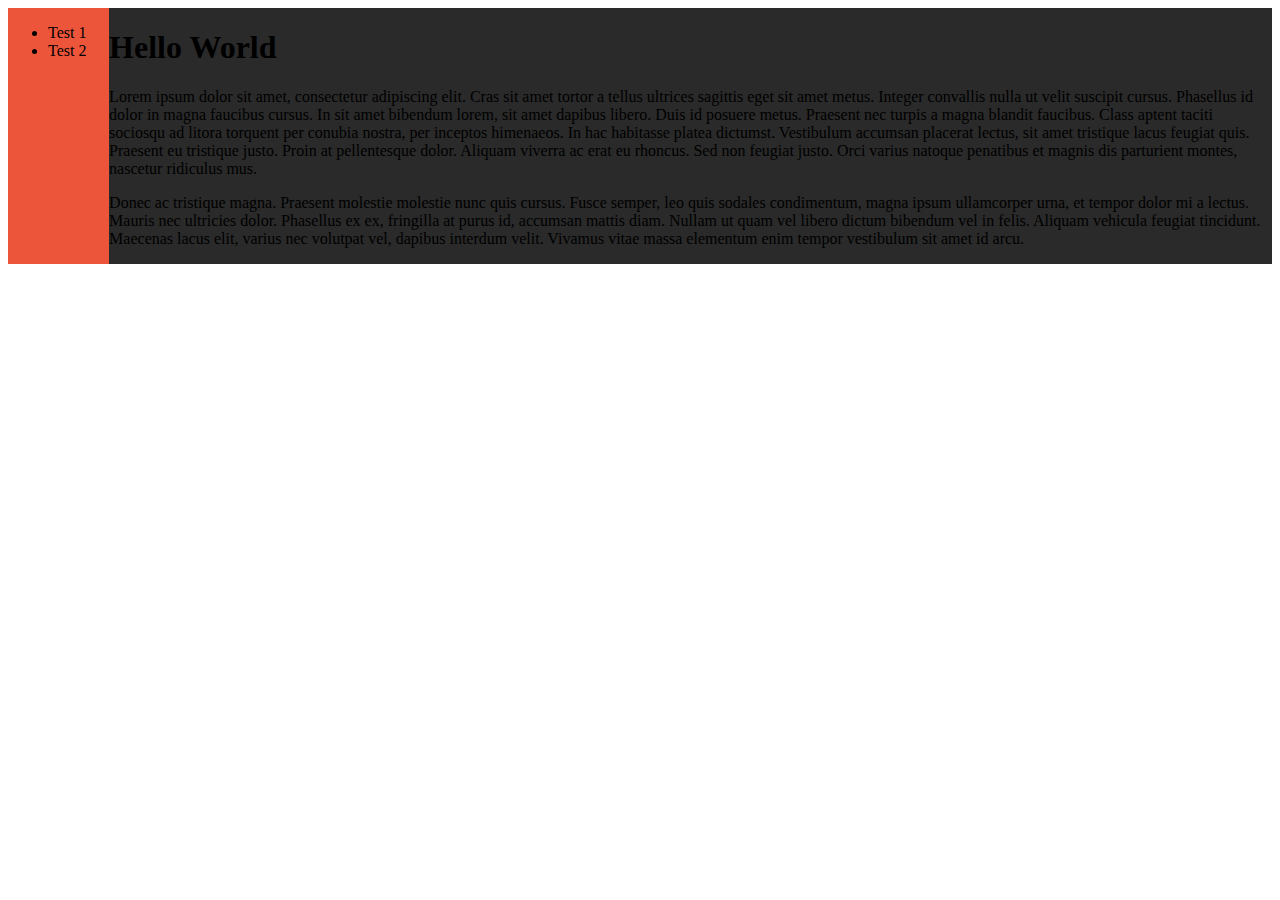
<file: scraps/FloatingProportion.html>
<!DOCTYPE html>
<html lang="en">
<head>
    <meta charset="UTF-8">
    <link type="text/css" rel="stylesheet" href="FloatingProportion.css">
    <title>Float Proportion</title>
</head>
<body>
    <nav>
        <ul>
            <li>Test 1</li>
            <li>Test 2</li>
        </ul>
    </nav>
    <div id="mainPage">

        <main>
            <article>
                <section>
                    <h1>Hello World</h1>
                </section>
                <section>
                    <p>Lorem ipsum dolor sit amet, consectetur adipiscing elit. Cras sit amet tortor a tellus ultrices sagittis eget sit amet metus. Integer convallis nulla ut velit suscipit cursus. Phasellus id dolor in magna faucibus cursus. In sit amet bibendum lorem, sit amet dapibus libero. Duis id posuere metus. Praesent nec turpis a magna blandit faucibus. Class aptent taciti sociosqu ad litora torquent per conubia nostra, per inceptos himenaeos. In hac habitasse platea dictumst. Vestibulum accumsan placerat lectus, sit amet tristique lacus feugiat quis. Praesent eu tristique justo. Proin at pellentesque dolor. Aliquam viverra ac erat eu rhoncus. Sed non feugiat justo. Orci varius natoque penatibus et magnis dis parturient montes, nascetur ridiculus mus.</p>
                    <p>Donec ac tristique magna. Praesent molestie molestie nunc quis cursus. Fusce semper, leo quis sodales condimentum, magna ipsum ullamcorper urna, et tempor dolor mi a lectus. Mauris nec ultricies dolor. Phasellus ex ex, fringilla at purus id, accumsan mattis diam. Nullam ut quam vel libero dictum bibendum vel in felis. Aliquam vehicula feugiat tincidunt. Maecenas lacus elit, varius nec volutpat vel, dapibus interdum velit. Vivamus vitae massa elementum enim tempor vestibulum sit amet id arcu.</p>
                </section>
            </article>
        </main>

    </div>
</body>
</html>
</file>
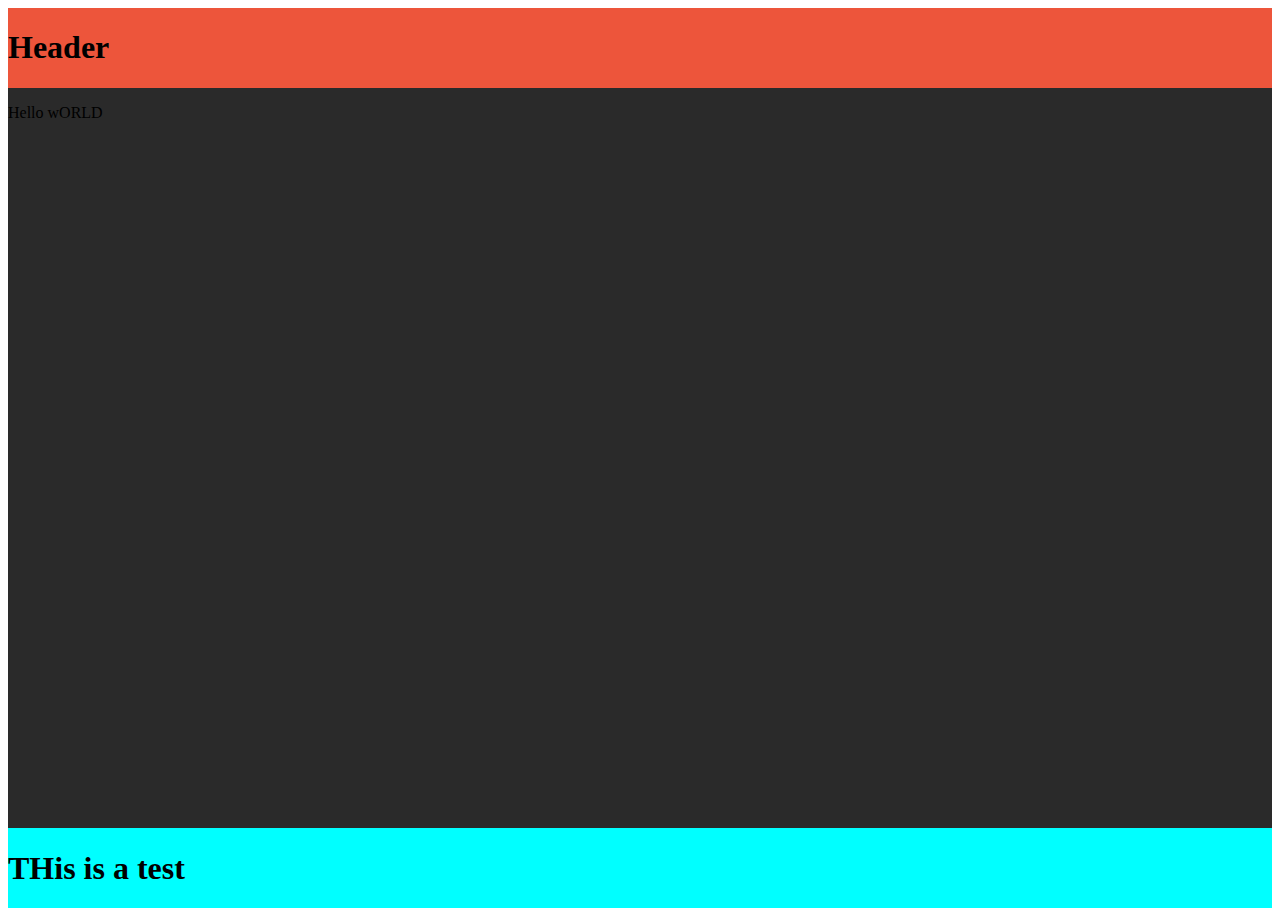
<file: scraps/StickyFooter.html>
<!DOCTYPE html>
<html lang="en">
<head>
    <meta charset="UTF-8">
    <title>Sticky Footer</title>
    <link href="StickyFooter.css" rel="stylesheet" type="text/css" />
</head>
<body>
    <header>
        <h1>Header</h1>
    </header>
    <main>
        <section>
            <article>
                <p>Hello wORLD</p>
            </article>
        </section>
    </main>
    <footer>
        <H1>THis is a test</H1>
    </footer>
</body>
</html>
</file>
<file: css/global.css>
/*

## FLexbox research
Flexbox is used repeatedly in the page to organise content. When I realised I was using it for organising all elements,
I did some research into what the performance hit would be. I found the following article [1] exploring whether flexbox is
considered performance intensive, by comparing it to the old "box" layout property.

I then found an article [2] showing benchmark results, specifically that flexbox was "2.3x" faster than a box layout.
According to the article [2], flex uses "2 passes", to calculate the position, on the Blink rendering engine (the one that is in Chromium).


-1- CHRIS COYIER, CSS-Tricks,(25/05/2016)  'Does Flexbox Have a Performance Problem?' [online] Accessed 26/10/2018 <https://css-tricks.com/couple-takes-sticky-footer/>---
-2- Paul Irish, Google,(2/07/2018) 'Flexbox layout isn't slow' [online] Accessed 26/10/2018 <https://developers.google.com/web/updates/2013/10/Flexbox-layout-isn-t-slow>---
*/

/*
Potential optimisation for IE 10 running on tablets. In IE 10, on Windows 8+, when a windows is snapped to the side
IE ignores the "IE10 ignores the meta viewport tag for any viewport smaller than 400 pixels" [1] which would make any
responsive meta tags useless and cause layout issues.

todo check whether this does anything

-1- Tim Kadlec (17/10/2012), 'IE10 Snap Mode and Responsive Design' [online] Accessed 31/10/18 <https://timkadlec.com/2012/10/ie10-snap-mode-and-responsive-design/> ---
 */
@-ms-viewport{
    /*noinspection CssInvalidPropertyValue*/
    width: device-width;
}

/* ## Fonts ## */
@font-face {
    font-family: 'Material Icons';
    font-style: normal;
    font-weight: 400;
    /*
    Fonts downloaded from Google's Material Design project, which creates and distributes open source icons for any kind
    of project. Files came as font files, in the formats: "ttf","eot","woff","woff2","ijmap" and "svg".
    -- Google (2018) 'Material Icons'. [online] Accessed 02/10/2018 <https://material.io/tools/icons/?style=sharp> --

    Browsers support a specific file font types, including each type will allow the most compatibility for as many computers as possible.
    To provide the browser with this choice

    -- Chris Coyier (2016), 'Using @font-face'. CSS-Tricks [online] Accessed 02-10-2018, <https://css-tricks.com/snippets/css/using-font-face/> --
    -- Alexis (2015) 'Browser Font support comparison'. [online] Accessed 02-10-2018 <https://socialcompare.com/en/comparison/browser-fonts-support-comparison> --

     Legend:
        - Google Chrome     == GC
        - Firefox           == FF
        - Opera             == Op
        - Internet Explorer == IE
        - Edge (Windows 10) == Ed
        - Safari            == Sf

     */
    src: url("fonts/MaterialIcons-Regular.eot"); /* For Internet Explorer 4+ & Edge; does not support local() */
    src: local('Material Icons'),
            local('MaterialIcons-regular'),
                url("fonts/MaterialIcons-Regular.eot?#iefix") format('embedded-opentype'), /*IE6-IE8 */
                url("fonts/MaterialIcons-Regular.woff2") format('woff2'), /*                 GC 43+, FF  39+, Op    31+, IE  NA, Ed  Na, Sf NA */
                url("fonts/MaterialIcons-Regular.woff")  format('woff'), /*                  GC  6+, FF 3.6+, Op 11.10+, IE  9+, Ed 12+, Sf 5.1+ */
                url("fonts/MaterialIcons-Regular.ttf")   format('truetype'); /*              GC  4+, FF 3.5+, Op  10.1+, IE 10+, Ed 13+, Sf 3.1+  */
}
/* # Caviar Dreams #
    The following is the primary font used throughout the project, which is freeware.
    Converted font files from ttf to others to keep comparability between the browsers.
    -- Lauren Thompson (2009), 'Caviar Dreams'. [online] Accessed [02/10/2018] <https://www.dafont.com/caviar-dreams.font> --
*/
@font-face {
    font-family: 'Caviar Dreams';
    font-style: normal;
    font-weight: 400;

    src: url("fonts/CaviarDreams.eot");
    src: local('CaviarDreams'),
            url('fonts/CaviarDreams.eot?#iefix') format('embedded-opentype'),
            url("fonts/CaviarDreams.woff2") format('woff2'),
            url("fonts/CaviarDreams.woff")  format('woff'),
            url("fonts/CaviarDreams.ttf") format('truetype');
}
@font-face {
    font-family: 'Caviar Dreams Bold';
    font-style: normal;
    font-weight: 400;

    src: url("fonts/CaviarDreams_Bold.eot");
    src: local('CaviarDreams_Bold'),
    url('fonts/CaviarDreams_Bold.eot?#iefix') format('embedded-opentype'),
    url("fonts/CaviarDreams_Bold.woff2") format('woff2'),
    url("fonts/CaviarDreams_Bold.woff")  format('woff'),
    url("fonts/CaviarDreams_Bold.ttf") format('truetype');
}
@font-face {
    font-family: 'Caviar Dreams Italic';
    font-style: italic;
    font-weight: 400;

    src: url("fonts/CaviarDreams_Italic.eot");
    src: local('CaviarDreams_Italic'),
    url('fonts/CaviarDreams_Italic.eot?#iefix') format('embedded-opentype'),
    url("fonts/CaviarDreams_Italic.woff2") format('woff2'),
    url("fonts/CaviarDreams_Italic.woff")  format('woff'),
    url("fonts/CaviarDreams_Italic.ttf") format('truetype');
}
@font-face {
    font-family: 'Caviar Dreams BoldItalic';
    font-style: italic;
    font-weight: 400;

    src: url("fonts/CaviarDreams_BoldItalic.eot");
    src: local('CaviarDreams_BoldItalic'),
    url('fonts/CaviarDreams_BoldItalic.eot?#iefix') format('embedded-opentype'),
    url("fonts/CaviarDreams_BoldItalic.woff2") format('woff2'),
    url("fonts/CaviarDreams_BoldItalic.woff")  format('woff'),
    url("fonts/CaviarDreams_BoldItalic.ttf") format('truetype');
}
/*
    I have observed Google's recommended way of implementing their icon pack, and applied the recommended code below.
    To summaries the code below, it resets any inherit values being applied to the icon upon implementation, to ones that will make the icon render properly.
     When I/the developer wants to change a property, overriding will be easy due to CSS hierarchy/priority.

    -- Google (2018) 'Material Icons Guide'. [online] Accessed 02/10/2018 <https://google.github.io/material-design-icons/> --
*/
.material-icons{
    /*No default font due to it being an icon pack*/
    font-family: "Material Icons";
    font-weight: normal;
    font-style: normal;
    font-size: 25px;
    display: inline-block;
    line-height: 1;
    text-transform: none;
    letter-spacing: normal;
    -ms-word-wrap: normal;
    word-wrap: normal;
    white-space: nowrap;
    direction: ltr;
    vertical-align: center;
    /* Webkit browser support */
    -webkit-font-smoothing: antialiased;

    /* Safari and Chrome support */
    text-rendering: optimizeLegibility;

    /* Firefox support */
    -moz-osx-font-smoothing: grayscale;

    /* Internet Explorer */
    font-feature-settings: 'liga';
}

 h1, h2, h3 {
    font-family: "Caviar Dreams Bold", sans-serif;
}

body{
    margin: 0; /*Remove browser default*/

    /*Make every child element be responsive, specifically not wrapping. */
    display: flex;
}

/* Navigation */
nav{
    /*Makes the navigation float to the left of the viewport and make it relative to */
    float: left;
    height: 100vh;/*Makes the navigation bar full height*/

    /*
    When the navigation bar is closed, only take up 40px; the font size is 36px for the icons plus 4 padding.
    TODO Change to rem, which changes the font size relative to the situation
    */
    width: 40px;
    /*
    Even when the navigation bar, don't go past 220px.
    */
    max-width: 220px;

    /*If the text exceeds the size of the navigation bar, hide it.
     WIP
     */
    overflow: hidden;

    background: #2a2a2a;


    /*### Flex Settings ### Container*/
    display: flex;
    flex-direction: column;


    /*Add a drop-shadow to create contrast between the navigation bar and main content  */
    box-shadow: inset -2px 0 10px #000;
    -moz-box-shadow: inset -2px 0 10px #000;
    -webkit-box-shadow: inset -2px 0 10px #000;

    /*Transition from collapsed to extended*/
    transition: width 0.5s ease-in-out;
    -webkit-transition: width 0.5s ease-in-out;
    -moz-transition: width 0.5s ease-in-out;
    -ms-transition: width 0.5s ease-in-out;
    -o-transition: width 0.5s ease-in-out;
}
nav:hover, nav:active, nav:focus{
    /*Extend the size of the navigation bar to show all the items, links and header.*/
    width: 15vw;

    /*
    Used the following link when deciding whether to use the box shadow or drop shadow.
    [1] The box shadow has better support for all browsers and is less intensive to render, meaning it will be better
    on mobile.
    -1-  Geoff Graham (20/10/2017) 'Breaking down CSS Box Shadow vs. Drop Shadow'. [online] Accessed 10/10/18 <https://css-tricks.com/breaking-css-box-shadow-vs-drop-shadow/> --
    */
    box-shadow: inset -4px 0 10px #000;
    -moz-box-shadow: inset -4px 0 10px #000;
    -webkit-box-shadow: inset -4px 0 10px #000;
}
/*The navigation bar has a header, with my profile picture and name.
This will only be visible when the menu is extended.
*/
nav .nav-header{
    border-top: 5px solid #6e6e6e; /*Visually separate the header from the rest of the navigation bar.*/
    padding-top: 10px;

    /*### Flex Settings ### Child
    When the Ul takes up the available space, this will stop it being pushed off the page.
    It will thus be placed at the bottom of the page.
    */
    flex-shrink: 0;

    /*This completely removes the header from the flow of the page, allowing only the icons to show.
    This removes the massive gap visible at the top of the navbar otherwise
    */
    display: none;

    /*Used to set the size of the font and the font*/
    font-size: 1.5rem;
    font-family: "Caviar Dreams Bold", sans-serif;

    /*The Header within the nav-header*/
    color: #FFFFF8;
    text-align: center;
}
nav:hover .nav-header{
    /*Makes the header visible, once the navigation bar is extended.*/
    display: block;
}
nav .nav-header img{
    /*Due to the image being scaled to 100x100, a radius of 50 will cause it to be round*/
    border-radius: 50px;

    /*Makes the image centre when the navigation bar is extended*/
    display: block;
    /*Center the image*/
    margin-left: auto;
    margin-right: auto;
}
nav .nav-header h1{
    white-space: nowrap;
}
nav a{
    display: inherit;
    white-space: nowrap;
    height: 100%;

    /*
    Increased surface area of button, making it easier for accessibility.
    */
    padding-top: 10px;
    padding-bottom: 10px;

    /*Make the type more visible */
    -webkit-font-smoothing: antialiased;
    -moz-osx-font-smoothing: grayscale;
}
/* All typography on the navigation bar, except from the header*/
nav a, nav i {
    /* Aesthetic properties */
    color: #FFFFF8;
    font-size: 1.25rem; /*Sets the size of the navigation text, override by later by 'nav ul li .material-icons ul li i' */
    font-family: "Caviar Dreams Bold", sans-serif;
    text-decoration: none;

    /*Align the icon and the text */
    vertical-align: middle;
}
nav ul{
    margin-top: 0; /*Remove browser default*/
    list-style: none;

    /*### Flex Settings ### Child
    Using flex to force the element "grow" to the height of the page, taking up any available space
    */
    flex: 1 0 auto;

    /*Makes the text wrap before it can hit the shadow */
    width: 95%;

    /*Sets the padding to 2 for the list, from whatever the browser default is*/
    -webkit-padding-start: 2px;
    padding-left: 2px;
}
nav ul li a.nav-dropdown:hover{
    color: #FFFFF8;
}
nav ul li a:hover{
    color: #ED553B;
    -webkit-transition: color 0.3s ease;
    -moz-transition: color 0.3s ease;
    -ms-transition: color 0.3s ease;
    -o-transition: color 0.3s ease;
    transition: color 0.3s ease;
}
/*When the .nav-active is applied, intended for use on the nav item that relates to the same page, dim the colour. */
.nav-active,nav ul li a:hover.nav-active{
    /*rgba(red,green,blue,alpha) */
    color: rgba(237,85,59,0.85);
}
nav ul > li span{
/*Make the text and icon sit next to each other*/
    display: inline-block;
}

/* Selecting the icons on the navigation bar*/
nav ul li .material-icons{
    font-size: 36px; /*Icon size*/
}
/*Dropdown menu, adds indentation to the dropdown menu*/
nav ul li.nav-dropdown-item{
    display: inline-block; /*The text and icon will be on the same line*/
    /*Stop the text from deforming when the navigation bar is extending to the correct width*/
    white-space: nowrap;
    padding-left: 0;
}
nav ul li.nav-dropdown-item > a{
    -webkit-transition: padding-left 0.2s ease-in-out;
    -moz-transition: padding-left 0.2s ease-in-out;
    -ms-transition: padding-left 0.2s ease-in-out;
    -o-transition: padding-left 0.2s ease-in-out;
    transition: padding-left 0.2s ease-in-out;
}
nav ul li.nav-dropdown-item:hover > a{
    padding-left: 5px;
}
/*
    This code will add a arrow when the item is active/hovered over.
    Uses the psudo class
    Information about the pseudo elements ':before' [1]. Places anything in the "content"

    -1- W3C (7-06-2016), 'CSS Pseudo-Elements Module Level 4'  [Online] <Accessed 20-10-2018> <https://www.w3.org/TR/css-pseudo-4/#selectordef-before> ---
*/
nav ul li.nav-dropdown-item::before{
    /*This is an icon implemented by Material Icon*/
    content: "play_arrow";
    font-family: "Material Icons", sans-serif;
    font-size: 36px;
    /*Align arrow with the rest of the text*/
    vertical-align: middle;

    color: #FFFFF8; /*font colour*/

    /*Used to control the fade of navigation arrow, from the invisible to visible state*/
    opacity: 0;


    -webkit-transition: padding-left 0.2s ease-in-out;
    -moz-transition: padding-left 0.2s ease-in-out;
    -ms-transition: padding-left 0.2s ease-in-out;
    -o-transition: padding-left 0.2s ease-in-out;
    transition: padding-left 0.2s ease-in-out;
}
nav ul li .nav-dropdown-item:hover::before{
    opacity: 1;
    padding-left: 7px;
    -webkit-transition: opacity 0.3s ease-in-out;
    -moz-transition: opacity 0.3s ease-in-out;
    -ms-transition: opacity 0.3s ease-in-out;
    -o-transition: opacity 0.3s ease-in-out;
    transition: opacity 0.3s ease-in-out;
}
/* Main Content page.*/
#mainPage{
    /*Set main page container to float next to the navigation bar*/
    float: left;
    /*Set this to a flex container*/
    flex: 1;
    /*Set the height to the maximum of the viewport,*/
    height: 100vh;

    overflow-x: hidden;/*Allows the content to scroll, if the content exceeds the height of the viewport.*/

    background: #013859;
    color: #FFFFF8;

    /*Improves readability of text*/
    -webkit-font-smoothing: antialiased;
    -moz-osx-font-smoothing: grayscale;
}

#mainPage header{
    margin: 0; /*Remove browser default*/
    padding: 0.6rem;

    font-family: "Caviar Dreams Bold", sans-serif; /*Set the font and default*/
    background: #0F1E32;
    color: #EB3E4A;
}
#mainPage a, #mainPage p, #mainPage span, #mainPage ul{
    font-family: "Caviar Dreams", sans-serif;
    text-align: left;
    font-size: 1.5rem;
}
#mainPage a:any-link{
    color: #21BEDA;
    text-decoration: none;
}
/*
This will add the 'open in new' icon [1] to any external link. Any a element with the attribute 'href' containing the substrings 'http' & 'https'
will have the the icon added to the end, as a suffix.

 -1- https://material.io/tools/icons/?icon=open_in_new&style=baseline --
 */
#mainPage a[href^="https"]::after, #mainPage a[href^="http"]::after{
    font-family: "Material Icons", sans-serif;
    content: ' \e89e';
}

#mainPage main{
    padding: 10px; /*Stop articles from being directly next to the edges of the viewport and navigation divider */


    /*
        When implementing flex, including the decision to use flex over "box" or any other layout property, I used this article
        [1] to improve my pre-existing knowledge and learn any new features flex-box uses.

        [2] Was used to determine the amount of users who use browsers incapable of rendering flex-box.
        This was found to be at most 5.25% and min of 4.2%. I believe this percentage of is small enough to contend with
        any anyone using IE 6-9 will already be encountering issues on the web.

        -1- W3C (19/10/2017), 'CSS Flexible Box Layout Module Level 1' [online] Accessed 26/10/2018 <https://www.w3.org/TR/2017/CR-css-flexbox-1-20171019/> ---
        -2- CanIUse 'CSS Flexible Box Layout Module' [online] Accessed 26/10/2018 <https://caniuse.com/#feat=flexbox> ---
    */

    /*### Flex Settings ### Child
Using flex to force the element "grow" to the height of the page, taking up any available space
*/
    flex: 1 0 auto;
    /*##Flex container settings##*/
    display: flex; /*Enables this to be a flex container and apply flex-item displaying to each child element*/
    flex-direction: row; /* Makes the articles form row's*/
    flex-wrap: wrap; /*If the content can't fit on the page, it will fit underneath */

    /*##Flex items settings## child elements within the container*/
    align-items: center; /*Makes height adjust for the size of the content inside*/
    justify-content: center;
}
#mainPage main article{
    margin: 5px;
    /*Stop the width of the each element from being outside of a certain range.*/
    width: 40%;

    /*Added border to separate all content form the rest of the page, making it easy to see it is separate from the rest of the content on the page */
    border: #FFFFF8 solid 2px;
    border-radius: 10px;

    /*Makes the article a container, with the internal sections flex items.
    This may allow for sections within to resize based on the content. However this is currently WIP.
    */
    display: flex;
    flex-direction: column; /* Makes the sections form columns within the article*/
    flex-wrap: wrap; /*If the content can't fit in the section, it will wrap underneath */
    justify-content: flex-start; /*Keeps the content inside from squashing up*/
}
#mainPage main article section{
    padding: 5px;
    text-align: center;
    vertical-align: middle;
}
#mainPage main article section img{
    max-width:100%;
    max-height:100%;
}
/*For each section, have a header giving a title and context to the specific */
#mainPage main article h2{
    text-align: center;
    border-bottom: #FFFFF8 solid 1px; /*A border which acts as a separator, making it easier to read.*/
}

/*Table Styling */
#mainPage main table, #mainPage main table a{
    width: 100%;
    font-size: 1.5em;
    font-family: "Caviar Dreams", sans-serif;
}
/*Makes each row in a table more readable.*/
#mainPage main tr:nth-child(odd){
    background: rgba(0,0,0,0.5);
}
#mainPage main tr:nth-child(even) {
    background: rgba(0,0,0,0.3);
}
/*Footer Styling */
#mainPage footer {
    background: #0F1E32;
    padding: 5px;
}
#mainPage footer h4{
    font-family: "Caviar Dreams", sans-serif;
    text-align: right;
    margin: 5px;
}
/*
This media query will be applied on mobile devices,

I haven't used any more media queries due to them not being needed, I have used flex and relative sizing to make the
website naturally responsive.
*/
@media screen and (max-width: 470px){
    #mainPage main{
        /*Due to it being a single column layout, no need for a padding to be applied, only reducing the usable screen space.*/
        padding: 0;
    }
    /*Increases the width used for each section*/
    #mainPage main article{
        width: 90%;
        margin-left: 0;
        margin-right: 0;
    }
    #mainPage main table{
        font-size: 1em;
    }
    #mainPage footer h4, #mainPage footer h4 > a{
        font-size: 0.75rem;
    }
}
</file>
<file: scraps/FloatingProportion.css>
nav
{
    background: #ED553B;
    float: left;
    width: 8%;
}
body{
    display: flex;
}

#mainPage
{
    float: left;
    /*width: auto;*/
    flex: 1;
    background: #2a2a2a;
}
</file>
<file: scraps/StickyFooter.css>
body{
    display: flex;
    min-height: 100vh;
    flex-direction: column;
}

header{
    background-color: #ED553B;
}

main{
    flex: 1;
    background: #2a2a2a;
}

footer{
    background-color: aqua;
}
</file>
<file: scraps/animatedArrows.css>
@font-face {
    font-family: 'Material Icons';
    font-style: normal;
    font-weight: 400;
    src: url("../css/fonts/MaterialIcons-Regular.eot"); /* For Internet Explorer 4+ & Edge */
    src: local('Material Icons'),
    local('MaterialIcons-regular'),
    url("../css/fonts/MaterialIcons-Regular.eot?#iefix") format('embedded-opentype'), /*IE6-IE8 */
    url("../css/fonts/MaterialIcons-Regular.woff2") format('woff2'), /*                 GC 43+, FF  39+, Op    31+, IE  NA, Ed  Na, Saf NA */
    url("../css/fonts/MaterialIcons-Regular.woff")  format('woff'), /*                  GC  6+, FF 3.6+, Op 11.10+, IE  9+, Ed 12+, Saf 5.1+ */
    url("../css/fonts/MaterialIcons-Regular.ttf")   format('truetype'); /*              GC  4+, FF 3.5+, Op  10.1+, IE 10+, Ed 13+, Saf 3.1+  */
}
.material-icons{
    font-family: "Material Icons", sans-serif;
    font-weight: normal;
    font-style: normal;
    font-size: 25px;
    display: inline-block;
    line-height: 1;
    text-transform: none;
    letter-spacing: normal;
    -ms-word-wrap: normal;
    word-wrap: normal;
    white-space: nowrap;
    direction: ltr;
    vertical-align: center;
    /* Webkit browser support */
    -webkit-font-smoothing: antialiased;

    /* Safari and Chrome support */
    text-rendering: optimizeLegibility;

    /* Firefox support */
    -moz-osx-font-smoothing: grayscale;

    /* Internet Explorer */
    font-feature-settings: 'liga';
}

main ul{
    list-style: none;
    padding-left: 0;
}

main ul li{
    margin-left: 0.5rem;

    -webkit-transition: margin-left 0.5s ;
    -moz-transition: margin-left 0.5s ;
    -ms-transition: margin-left 0.5s ;
    -o-transition: margin-left 0.5s ;
    transition: margin-left 0.5s ;
}
main ul li:hover{
    margin-left: 0.75rem;
}
main ul li:before{
    content:"";

    color: #ffffff;
    -webkit-transition: color 0.5s ;
    -moz-transition: color 0.5s ;
    -ms-transition: visibility 0.5s ;
    -o-transition: visibility 0.5s ;
    transition: color 0.5s ;
}
main ul li:hover:before {
    /*visibility: visible;*/
    color: black;
    font-family: "Material Icons";
    content: "chevron_right";
    font-size: 1.5rem;
}
</file>
